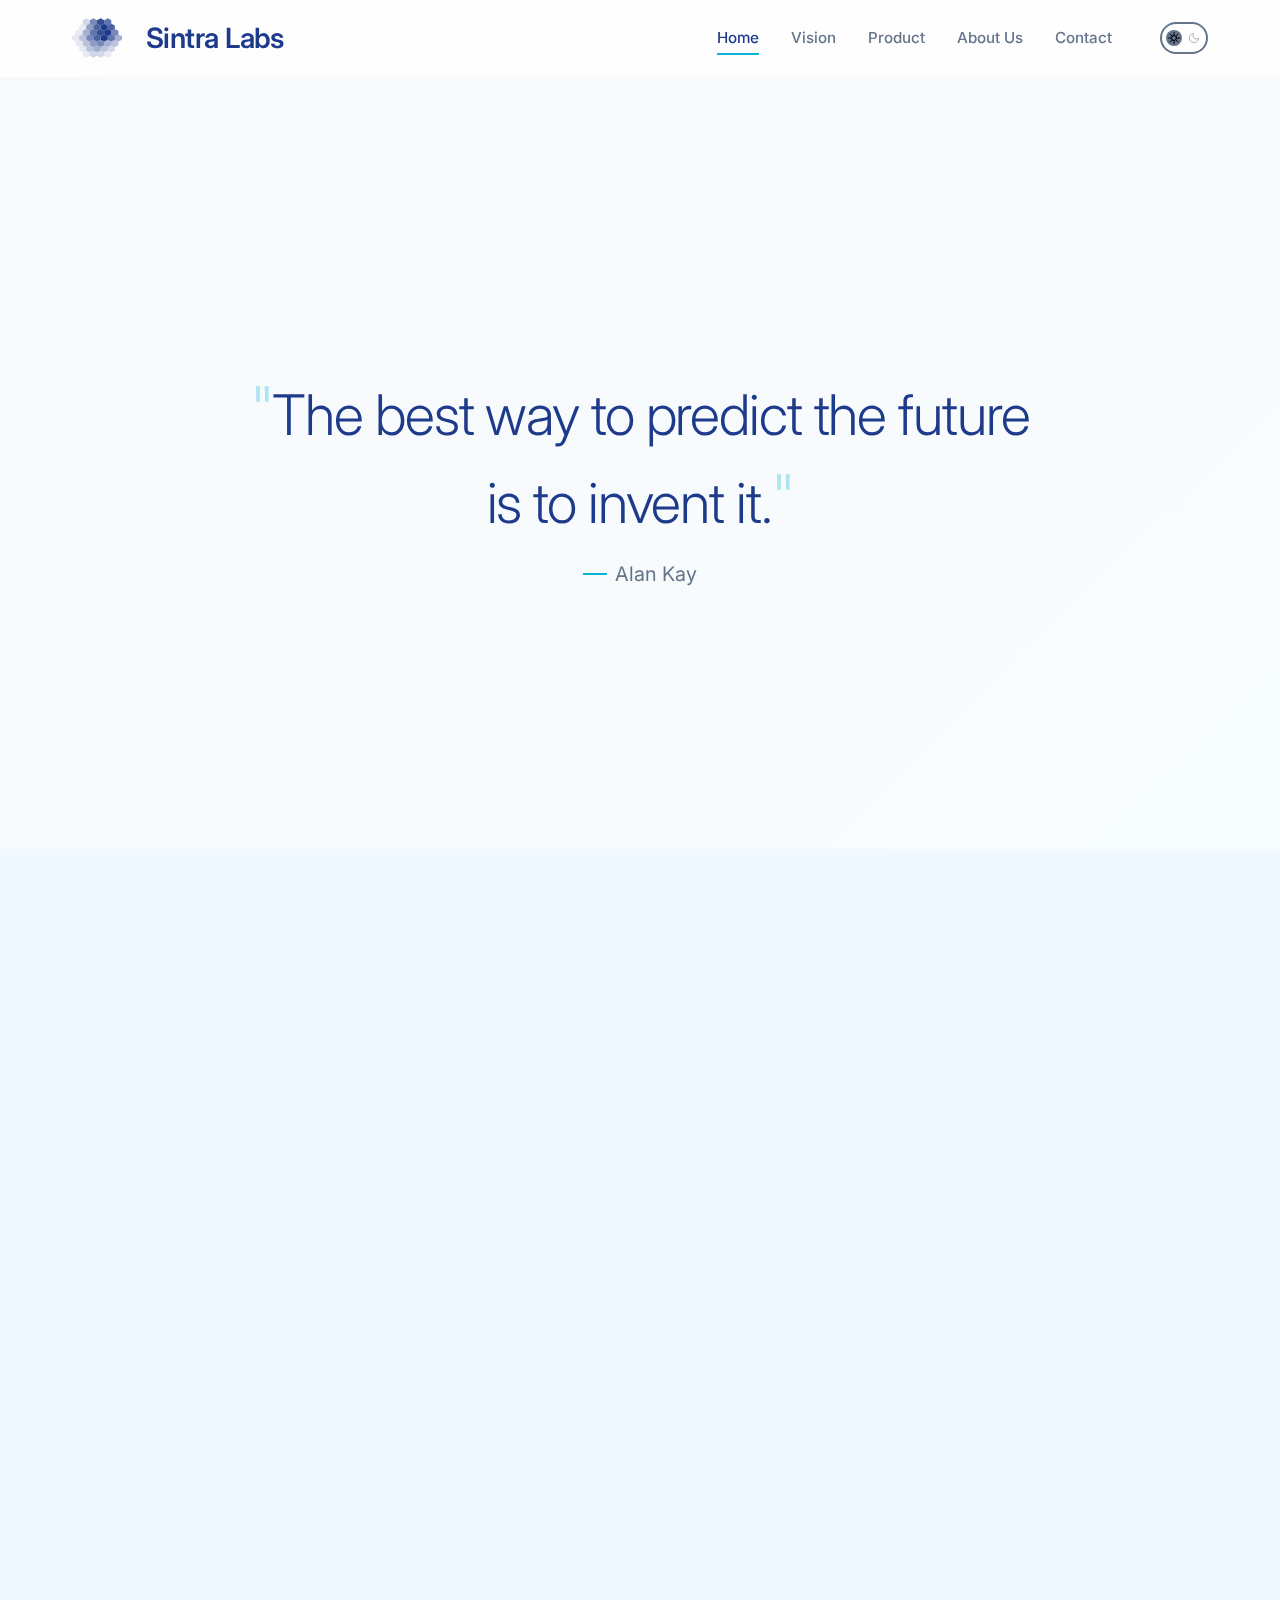
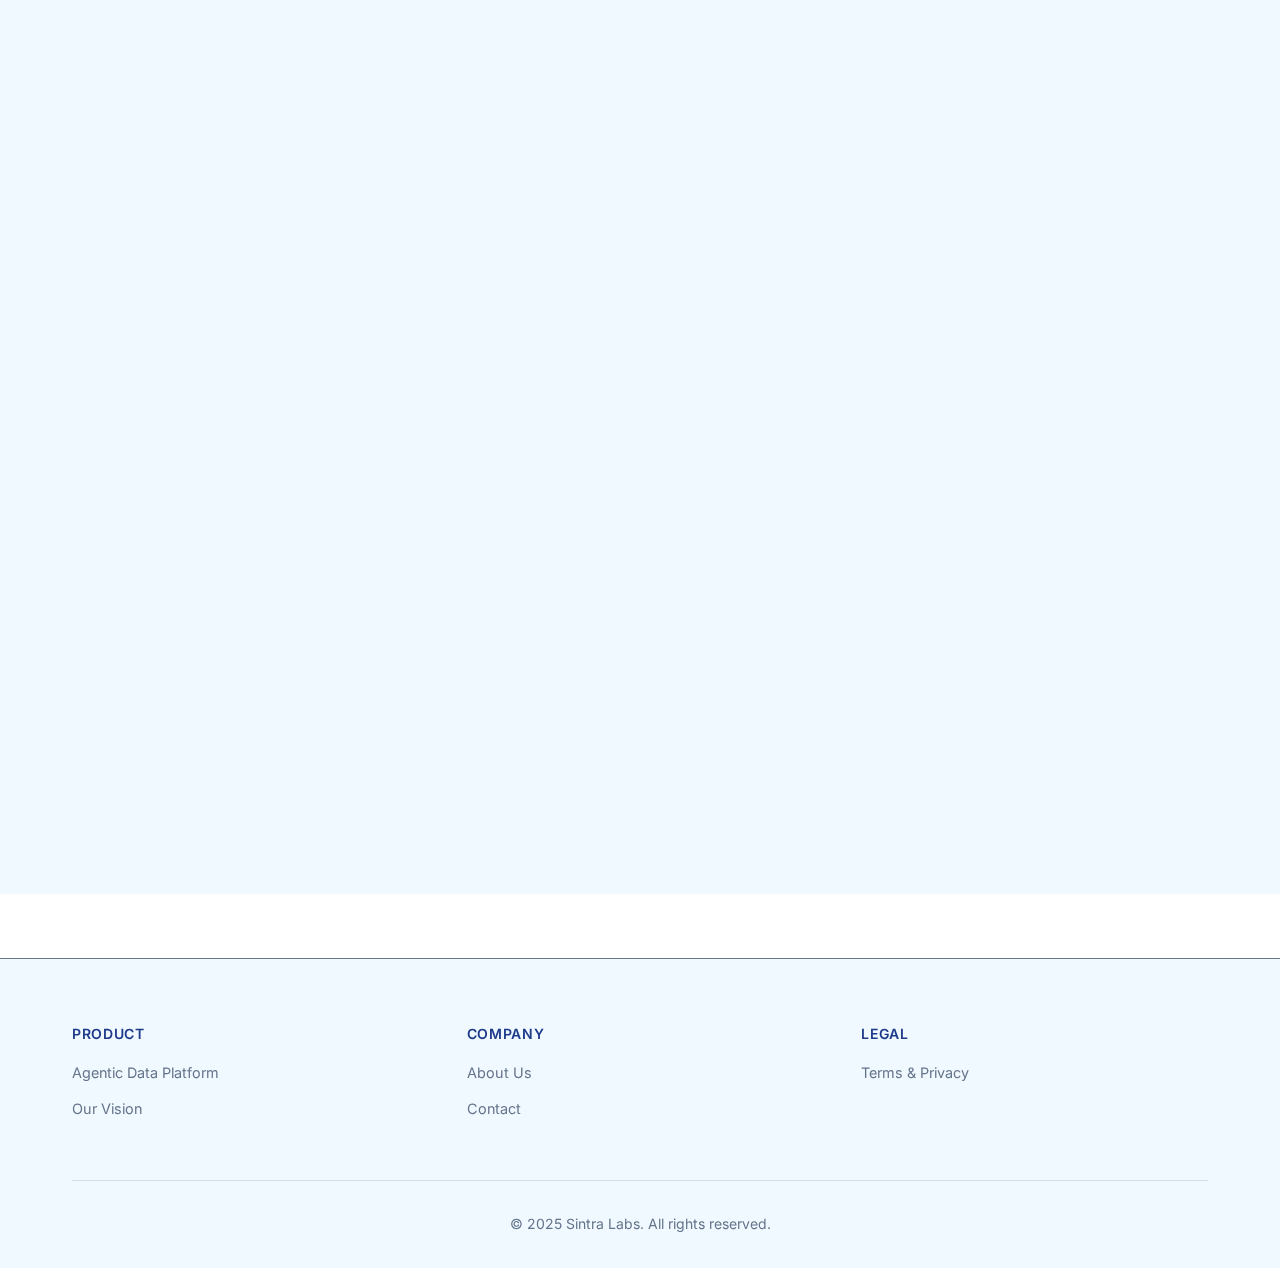
<file: index.html>
<!DOCTYPE html>
<html lang="en">
<head>
    <meta charset="UTF-8">
    <meta name="viewport" content="width=device-width, initial-scale=1.0">
    <title>Sintra Labs</title>
    <meta name="description" content="Transforming software delivery with AI. One visionary with AI can outperform entire teams.">
    <link rel="stylesheet" href="public/css/styles.css">
    <link rel="icon" type="image/svg+xml" href="public/images/favicon.svg">
    <link rel="icon" type="image/png" sizes="32x32" href="public/images/favicon-32x32.png">
    <link rel="icon" type="image/png" sizes="16x16" href="public/images/favicon-16x16.png">
    <link rel="preconnect" href="https://fonts.googleapis.com">
    <link rel="preconnect" href="https://fonts.gstatic.com" crossorigin>
    <link href="https://fonts.googleapis.com/css2?family=Inter:wght@400;500;600;700&display=swap" rel="stylesheet">
</head>
<body>
    <header>
        <div class="container">
            <a href="index.html" class="logo-link">
                <div class="logo-container">
                    <img src="public/images/logo.svg" alt="Sintra Labs" class="logo-icon">
                    <h1 class="logo-text">Sintra Labs</h1>
                </div>
            </a>
            <nav>
                <a href="index.html" class="active">Home</a>
                <a href="vision.html">Vision</a>
                <a href="product.html">Product</a>
                <a href="about.html">About Us</a>
                <a href="contact.html">Contact</a>
                <button class="theme-toggle" aria-label="Toggle dark mode">
                    <span class="toggle-indicator"></span>
                    <svg class="icon sun-icon" viewBox="0 0 24 24" fill="currentColor">
                        <circle cx="12" cy="12" r="5"/>
                        <path d="M12 1v6M12 17v6M4.22 4.22l4.24 4.24M15.54 15.54l4.24 4.24M1 12h6M17 12h6M4.22 19.78l4.24-4.24M15.54 8.46l4.24-4.24"/>
                    </svg>
                    <svg class="icon moon-icon" viewBox="0 0 24 24" fill="currentColor">
                        <path d="M21 12.79A9 9 0 1 1 11.21 3 7 7 0 0 0 21 12.79z"/>
                    </svg>
                </button>
            </nav>
        </div>
    </header>

    <main>
        <section class="quote-section">
            <div class="quote-container">
                <blockquote class="quote">
                    <p>The best way to predict the future is to invent it.</p>
                    <cite>Alan Kay</cite>
                </blockquote>
            </div>
        </section>

        <section class="page-previews">
            <div class="preview-container">
                <div class="preview-card" data-animate="left">
                    <h2>Our Vision</h2>
                    <p>Software delivery has already begun a dramatic transformation. The latest AI models can now reliably produce high-quality code on demand — changing not just how software is built, but what gets built.</p>
                    <p>We believe the future belongs to those who understand that one visionary with AI can outperform entire teams weighed down by traditional processes. The traditional stack is collapsing into just two layers: the cloud platform, and the AI flows on top building and running the business.</p>
                    <a href="vision.html" class="preview-link">Explore our vision →</a>
                </div>

                <div class="preview-card" data-animate="right">
                    <h2>Our Product</h2>
                    <p>The Agentic Data Platform delivers autonomous enterprise intelligence that transforms data engineering from months to days. Modern AI can generate reliable code from learned software specifications and understands data and business logic across any business domain.</p>
                    <p>This enables fully automated data engineering — where business experts focus on high-value decisions while AI handles solution design, implementation, and testing. Light-speed to insights, radical cost optimization, and economic viability for enterprises that find traditional approaches too expensive.</p>
                    <a href="product.html" class="preview-link">Discover the platform →</a>
                </div>

                <div class="preview-card" data-animate="left">
                    <h2>About Us</h2>
                    <p>Sintra Labs is founded by experts with deep backgrounds in technology and data engineering, supported by an advisor with decades of IBM sales and human resources expertise.</p>
                    <p>Our combined experience spans software engineering, product development, data architecture, and enterprise go-to-market strategy — the exact combination needed to realize the vision of autonomous enterprise intelligence. We're building the future where the right tools amplify human vision exponentially.</p>
                    <a href="about.html" class="preview-link">Meet the team →</a>
                </div>
            </div>
        </section>
    </main>

    <footer class="footer-enhanced">
        <div class="container">
            <div class="footer-content">
                <div class="footer-section">
                    <h4>Product</h4>
                    <ul>
                        <li><a href="product.html">Agentic Data Platform</a></li>
                        <li><a href="vision.html">Our Vision</a></li>
                    </ul>
                </div>
                <div class="footer-section">
                    <h4>Company</h4>
                    <ul>
                        <li><a href="about.html">About Us</a></li>
                        <li><a href="contact.html">Contact</a></li>
                    </ul>
                </div>
                <div class="footer-section">
                    <h4>Legal</h4>
                    <ul>
                        <li><a href="legal.html">Terms & Privacy</a></li>
                    </ul>
                </div>
            </div>
            <div class="footer-bottom">
                <p>&copy; 2025 Sintra Labs. All rights reserved.</p>
            </div>
        </div>
    </footer>
    <script src="public/js/theme.js"></script>
</body>
</html>
</file>
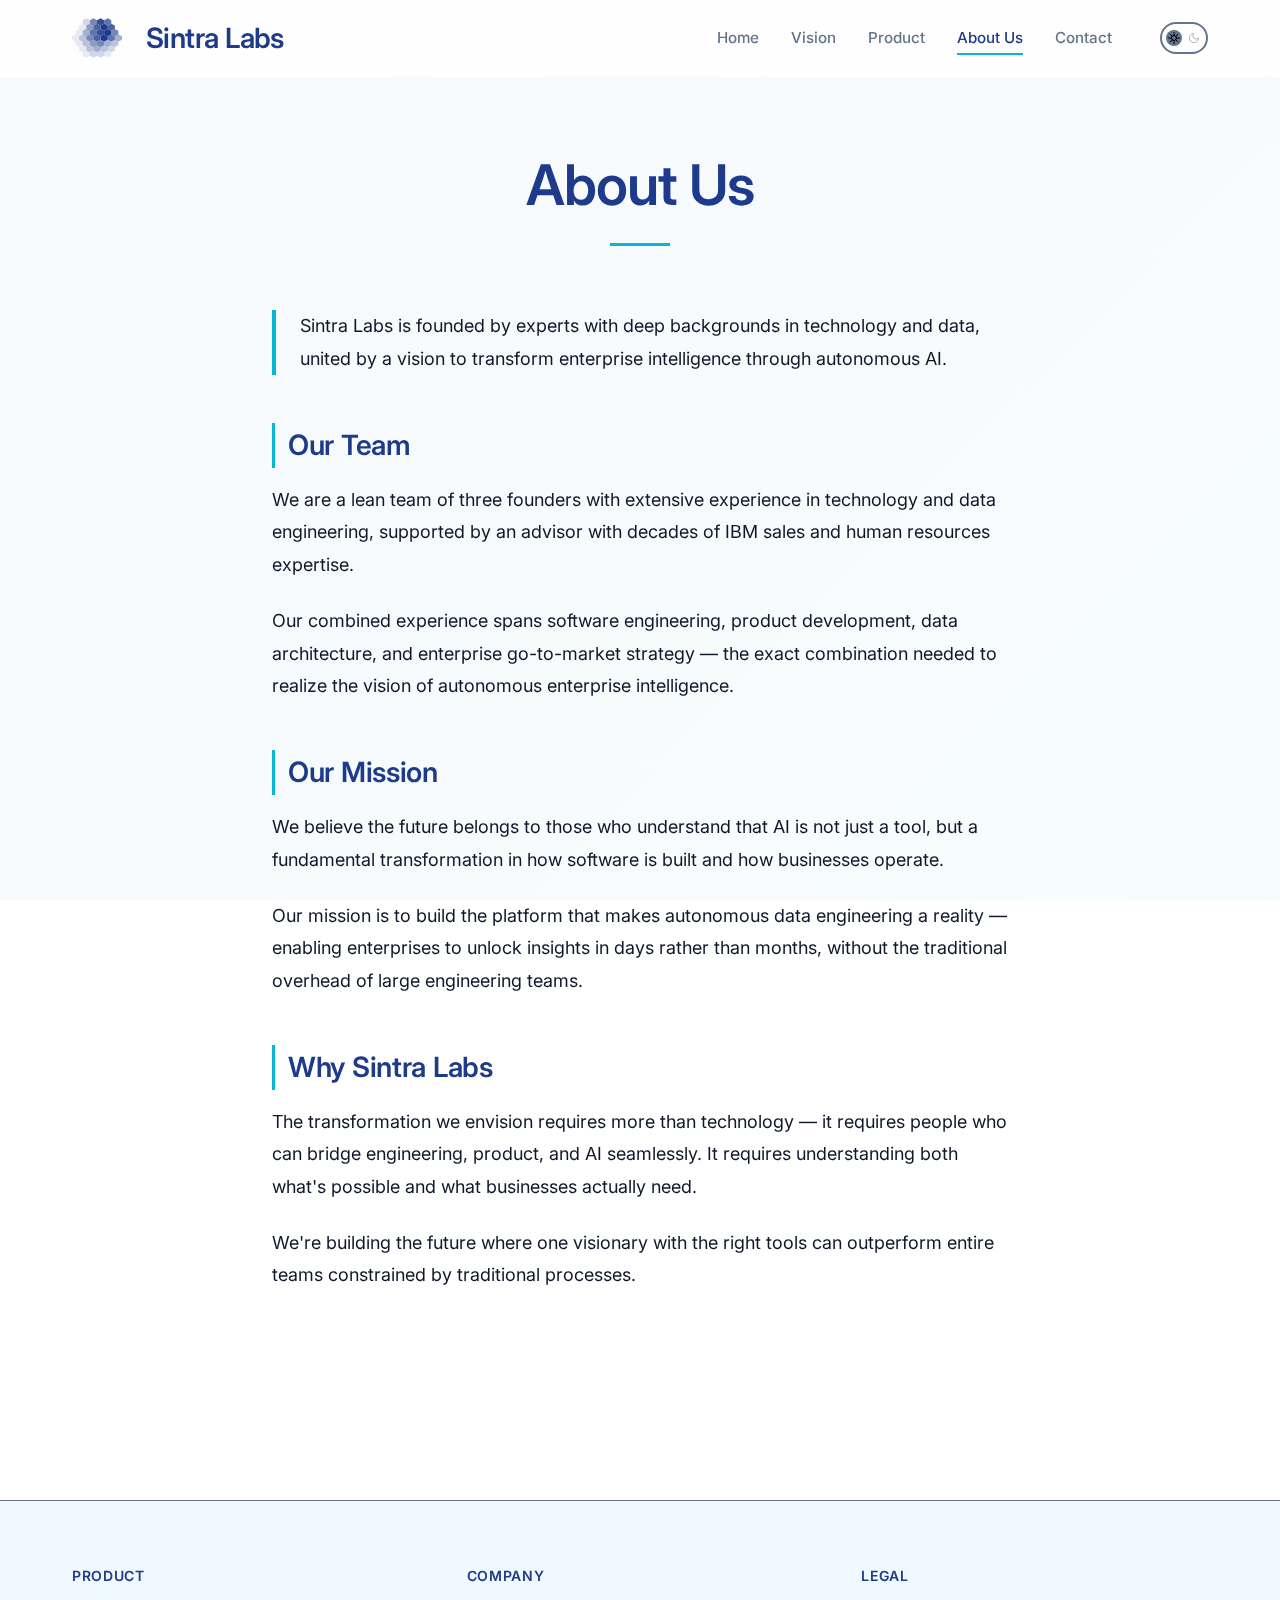
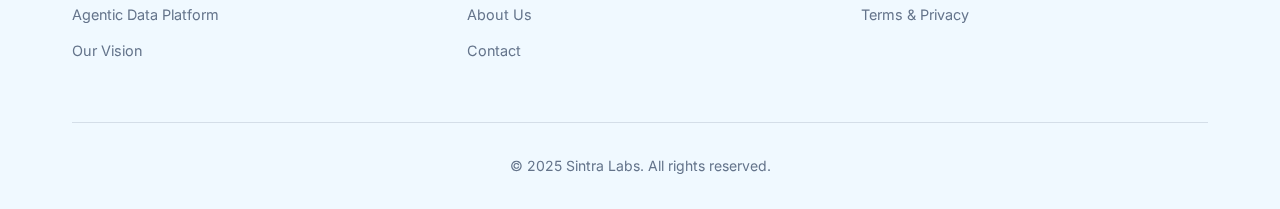
<file: about.html>
<!DOCTYPE html>
<html lang="en">
<head>
    <meta charset="UTF-8">
    <meta name="viewport" content="width=device-width, initial-scale=1.0">
    <title>About Us - Sintra Labs</title>
    <meta name="description" content="Founded by experts in technology and data, building the future of autonomous enterprise intelligence.">
    <link rel="stylesheet" href="public/css/styles.css">
    <link rel="icon" type="image/svg+xml" href="public/images/favicon.svg">
    <link rel="icon" type="image/png" sizes="32x32" href="public/images/favicon-32x32.png">
    <link rel="icon" type="image/png" sizes="16x16" href="public/images/favicon-16x16.png">
    <link rel="preconnect" href="https://fonts.googleapis.com">
    <link rel="preconnect" href="https://fonts.gstatic.com" crossorigin>
    <link href="https://fonts.googleapis.com/css2?family=Inter:wght@400;500;600;700&display=swap" rel="stylesheet">
</head>
<body>
    <header>
        <div class="container">
            <a href="index.html" class="logo-link">
                <div class="logo-container">
                    <img src="public/images/logo.svg" alt="Sintra Labs" class="logo-icon">
                    <h1 class="logo-text">Sintra Labs</h1>
                </div>
            </a>
            <nav>
                <a href="index.html">Home</a>
                <a href="vision.html">Vision</a>
                <a href="product.html">Product</a>
                <a href="about.html" class="active">About Us</a>
                <a href="contact.html">Contact</a>
                <button class="theme-toggle" aria-label="Toggle dark mode">
                    <span class="toggle-indicator"></span>
                    <svg class="icon sun-icon" viewBox="0 0 24 24" fill="currentColor">
                        <circle cx="12" cy="12" r="5"/>
                        <path d="M12 1v6M12 17v6M4.22 4.22l4.24 4.24M15.54 15.54l4.24 4.24M1 12h6M17 12h6M4.22 19.78l4.24-4.24M15.54 8.46l4.24-4.24"/>
                    </svg>
                    <svg class="icon moon-icon" viewBox="0 0 24 24" fill="currentColor">
                        <path d="M21 12.79A9 9 0 1 1 11.21 3 7 7 0 0 0 21 12.79z"/>
                    </svg>
                </button>
            </nav>
        </div>
    </header>

    <main class="vision-page">
        <section class="vision-content">
            <div class="container-narrow">
                <h2 class="page-title">About Us</h2>

                <div class="vision-section">
                    <p class="lead">Sintra Labs is founded by experts with deep backgrounds in technology and data, united by a vision to transform enterprise intelligence through autonomous AI.</p>
                </div>

                <div class="vision-section">
                    <h3>Our Team</h3>
                    <p>We are a lean team of three founders with extensive experience in technology and data engineering, supported by an advisor with decades of IBM sales and human resources expertise.</p>
                    <p>Our combined experience spans software engineering, product development, data architecture, and enterprise go-to-market strategy — the exact combination needed to realize the vision of autonomous enterprise intelligence.</p>
                </div>

                <div class="vision-section">
                    <h3>Our Mission</h3>
                    <p>We believe the future belongs to those who understand that AI is not just a tool, but a fundamental transformation in how software is built and how businesses operate.</p>
                    <p>Our mission is to build the platform that makes autonomous data engineering a reality — enabling enterprises to unlock insights in days rather than months, without the traditional overhead of large engineering teams.</p>
                </div>

                <div class="vision-section">
                    <h3>Why Sintra Labs</h3>
                    <p>The transformation we envision requires more than technology — it requires people who can bridge engineering, product, and AI seamlessly. It requires understanding both what's possible and what businesses actually need.</p>
                    <p>We're building the future where one visionary with the right tools can outperform entire teams constrained by traditional processes.</p>
                </div>

            </div>
        </section>
    </main>

    <footer class="footer-enhanced">
        <div class="container">
            <div class="footer-content">
                <div class="footer-section">
                    <h4>Product</h4>
                    <ul>
                        <li><a href="product.html">Agentic Data Platform</a></li>
                        <li><a href="vision.html">Our Vision</a></li>
                    </ul>
                </div>
                <div class="footer-section">
                    <h4>Company</h4>
                    <ul>
                        <li><a href="about.html">About Us</a></li>
                        <li><a href="contact.html">Contact</a></li>
                    </ul>
                </div>
                <div class="footer-section">
                    <h4>Legal</h4>
                    <ul>
                        <li><a href="legal.html">Terms & Privacy</a></li>
                    </ul>
                </div>
            </div>
            <div class="footer-bottom">
                <p>&copy; 2025 Sintra Labs. All rights reserved.</p>
            </div>
        </div>
    </footer>
    <script src="public/js/theme.js"></script>
</body>
</html>
</file>
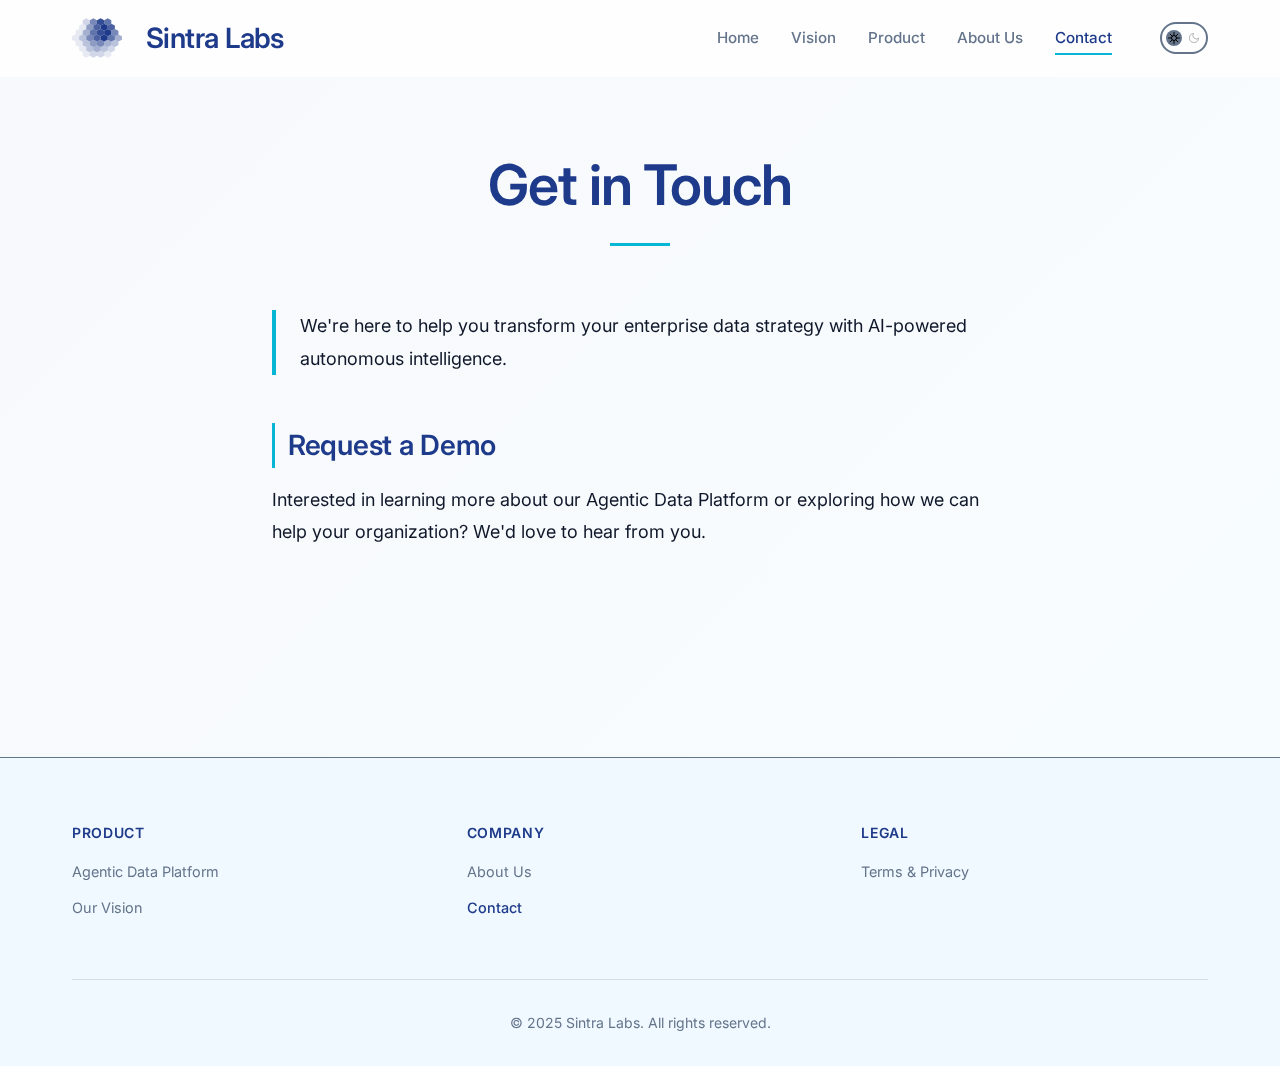
<file: contact.html>
<!DOCTYPE html>
<html lang="en">
<head>
    <meta charset="UTF-8">
    <meta name="viewport" content="width=device-width, initial-scale=1.0">
    <title>Contact - Sintra Labs</title>
    <meta name="description" content="Get in touch with Sintra Labs to learn more about our Agentic Data Platform and how we can help transform your enterprise data strategy.">
    <link rel="stylesheet" href="public/css/styles.css">
    <link rel="icon" type="image/svg+xml" href="public/images/favicon.svg">
    <link rel="icon" type="image/png" sizes="32x32" href="public/images/favicon-32x32.png">
    <link rel="icon" type="image/png" sizes="16x16" href="public/images/favicon-16x16.png">
    <link rel="preconnect" href="https://fonts.googleapis.com">
    <link rel="preconnect" href="https://fonts.gstatic.com" crossorigin>
    <link href="https://fonts.googleapis.com/css2?family=Inter:wght@400;500;600;700&display=swap" rel="stylesheet">
</head>
<body>
    <header>
        <div class="container">
            <a href="index.html" class="logo-link">
                <div class="logo-container">
                    <img src="public/images/logo.svg" alt="Sintra Labs" class="logo-icon">
                    <h1 class="logo-text">Sintra Labs</h1>
                </div>
            </a>
            <nav>
                <a href="index.html">Home</a>
                <a href="vision.html">Vision</a>
                <a href="product.html">Product</a>
                <a href="about.html">About Us</a>
                <a href="contact.html" class="active">Contact</a>
                <button class="theme-toggle" aria-label="Toggle dark mode">
                    <span class="toggle-indicator"></span>
                    <svg class="icon sun-icon" viewBox="0 0 24 24" fill="currentColor">
                        <circle cx="12" cy="12" r="5"/>
                        <path d="M12 1v6M12 17v6M4.22 4.22l4.24 4.24M15.54 15.54l4.24 4.24M1 12h6M17 12h6M4.22 19.78l4.24-4.24M15.54 8.46l4.24-4.24"/>
                    </svg>
                    <svg class="icon moon-icon" viewBox="0 0 24 24" fill="currentColor">
                        <path d="M21 12.79A9 9 0 1 1 11.21 3 7 7 0 0 0 21 12.79z"/>
                    </svg>
                </button>
            </nav>
        </div>
    </header>

    <main class="vision-page">
        <section class="vision-content">
            <div class="container-narrow">
                <h2 class="page-title">Get in Touch</h2>

                <div class="vision-section">
                    <p class="lead">We're here to help you transform your enterprise data strategy with AI-powered autonomous intelligence.</p>
                </div>

                <div class="vision-section">
                    <h3>Request a Demo</h3>
                    <p>Interested in learning more about our Agentic Data Platform or exploring how we can help your organization? We'd love to hear from you.</p>
                </div>

            </div>
        </section>
    </main>

    <footer class="footer-enhanced">
        <div class="container">
            <div class="footer-content">
                <div class="footer-section">
                    <h4>Product</h4>
                    <ul>
                        <li><a href="product.html">Agentic Data Platform</a></li>
                        <li><a href="vision.html">Our Vision</a></li>
                    </ul>
                </div>
                <div class="footer-section">
                    <h4>Company</h4>
                    <ul>
                        <li><a href="about.html">About Us</a></li>
                        <li><a href="contact.html" class="active">Contact</a></li>
                    </ul>
                </div>
                <div class="footer-section">
                    <h4>Legal</h4>
                    <ul>
                        <li><a href="legal.html">Terms & Privacy</a></li>
                    </ul>
                </div>
            </div>
            <div class="footer-bottom">
                <p>&copy; 2025 Sintra Labs. All rights reserved.</p>
            </div>
        </div>
    </footer>
    <script src="public/js/theme.js"></script>
</body>
</html>
</file>
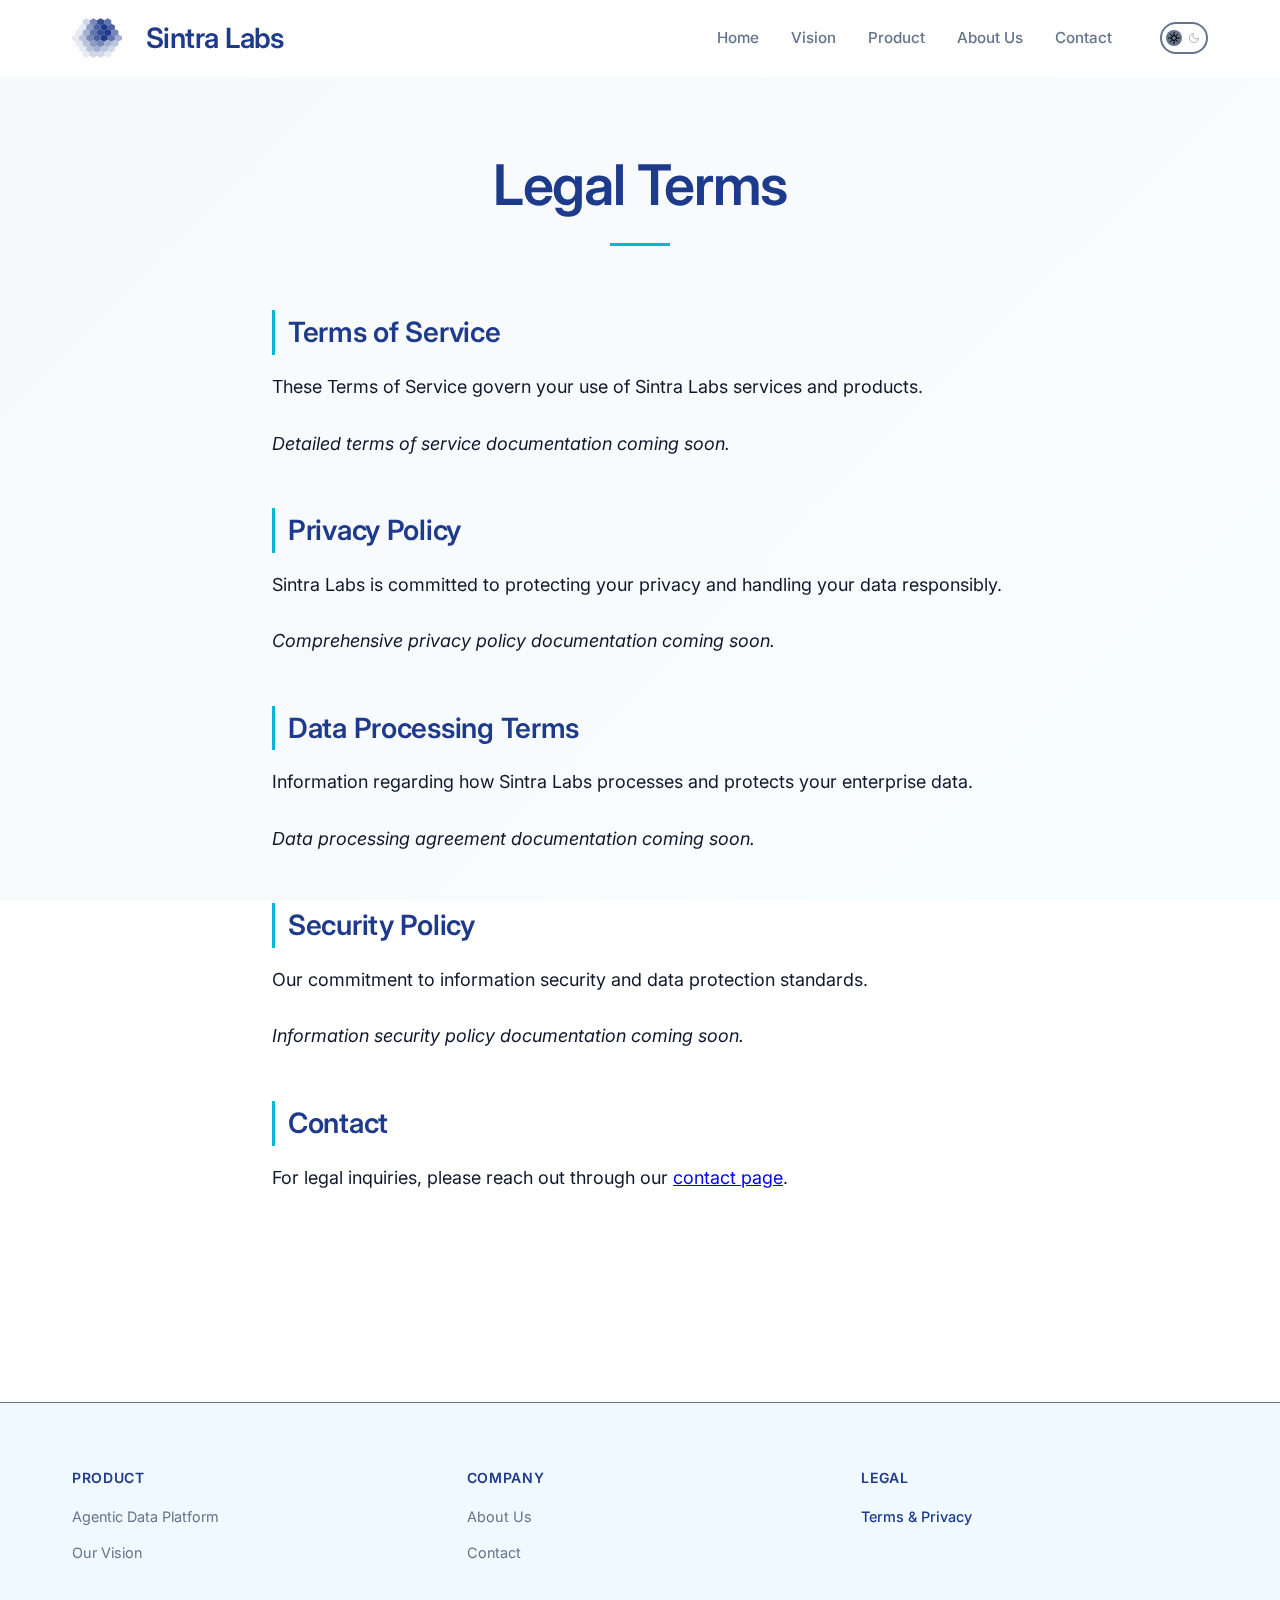
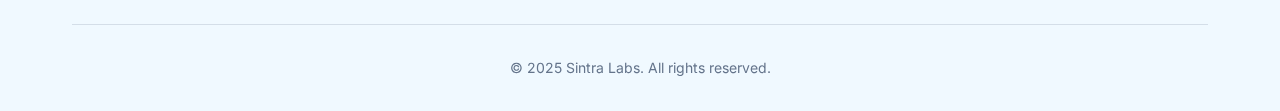
<file: legal.html>
<!DOCTYPE html>
<html lang="en">
<head>
    <meta charset="UTF-8">
    <meta name="viewport" content="width=device-width, initial-scale=1.0">
    <title>Legal Terms - Sintra Labs</title>
    <meta name="description" content="Terms of Service, Privacy Policy, and legal information for Sintra Labs.">
    <link rel="stylesheet" href="public/css/styles.css">
    <link rel="icon" type="image/svg+xml" href="public/images/favicon.svg">
    <link rel="icon" type="image/png" sizes="32x32" href="public/images/favicon-32x32.png">
    <link rel="icon" type="image/png" sizes="16x16" href="public/images/favicon-16x16.png">
    <link rel="preconnect" href="https://fonts.googleapis.com">
    <link rel="preconnect" href="https://fonts.gstatic.com" crossorigin>
    <link href="https://fonts.googleapis.com/css2?family=Inter:wght@400;500;600;700&display=swap" rel="stylesheet">
</head>
<body>
    <header>
        <div class="container">
            <a href="index.html" class="logo-link">
                <div class="logo-container">
                    <img src="public/images/logo.svg" alt="Sintra Labs" class="logo-icon">
                    <h1 class="logo-text">Sintra Labs</h1>
                </div>
            </a>
            <nav>
                <a href="index.html">Home</a>
                <a href="vision.html">Vision</a>
                <a href="product.html">Product</a>
                <a href="about.html">About Us</a>
                <a href="contact.html">Contact</a>
                <button class="theme-toggle" aria-label="Toggle dark mode">
                    <span class="toggle-indicator"></span>
                    <svg class="icon sun-icon" viewBox="0 0 24 24" fill="currentColor">
                        <circle cx="12" cy="12" r="5"/>
                        <path d="M12 1v6M12 17v6M4.22 4.22l4.24 4.24M15.54 15.54l4.24 4.24M1 12h6M17 12h6M4.22 19.78l4.24-4.24M15.54 8.46l4.24-4.24"/>
                    </svg>
                    <svg class="icon moon-icon" viewBox="0 0 24 24" fill="currentColor">
                        <path d="M21 12.79A9 9 0 1 1 11.21 3 7 7 0 0 0 21 12.79z"/>
                    </svg>
                </button>
            </nav>
        </div>
    </header>

    <main class="vision-page">
        <section class="vision-content">
            <div class="container-narrow">
                <h2 class="page-title">Legal Terms</h2>

                <div class="vision-section">
                    <h3>Terms of Service</h3>
                    <p>These Terms of Service govern your use of Sintra Labs services and products.</p>
                    <p><em>Detailed terms of service documentation coming soon.</em></p>
                </div>

                <div class="vision-section">
                    <h3>Privacy Policy</h3>
                    <p>Sintra Labs is committed to protecting your privacy and handling your data responsibly.</p>
                    <p><em>Comprehensive privacy policy documentation coming soon.</em></p>
                </div>

                <div class="vision-section">
                    <h3>Data Processing Terms</h3>
                    <p>Information regarding how Sintra Labs processes and protects your enterprise data.</p>
                    <p><em>Data processing agreement documentation coming soon.</em></p>
                </div>

                <div class="vision-section">
                    <h3>Security Policy</h3>
                    <p>Our commitment to information security and data protection standards.</p>
                    <p><em>Information security policy documentation coming soon.</em></p>
                </div>

                <div class="vision-section">
                    <h3>Contact</h3>
                    <p>For legal inquiries, please reach out through our <a href="contact.html">contact page</a>.</p>
                </div>

            </div>
        </section>
    </main>

    <footer class="footer-enhanced">
        <div class="container">
            <div class="footer-content">
                <div class="footer-section">
                    <h4>Product</h4>
                    <ul>
                        <li><a href="product.html">Agentic Data Platform</a></li>
                        <li><a href="vision.html">Our Vision</a></li>
                    </ul>
                </div>
                <div class="footer-section">
                    <h4>Company</h4>
                    <ul>
                        <li><a href="about.html">About Us</a></li>
                        <li><a href="contact.html">Contact</a></li>
                    </ul>
                </div>
                <div class="footer-section">
                    <h4>Legal</h4>
                    <ul>
                        <li><a href="legal.html" class="active">Terms & Privacy</a></li>
                    </ul>
                </div>
            </div>
            <div class="footer-bottom">
                <p>&copy; 2025 Sintra Labs. All rights reserved.</p>
            </div>
        </div>
    </footer>
    <script src="public/js/theme.js"></script>
</body>
</html>
</file>
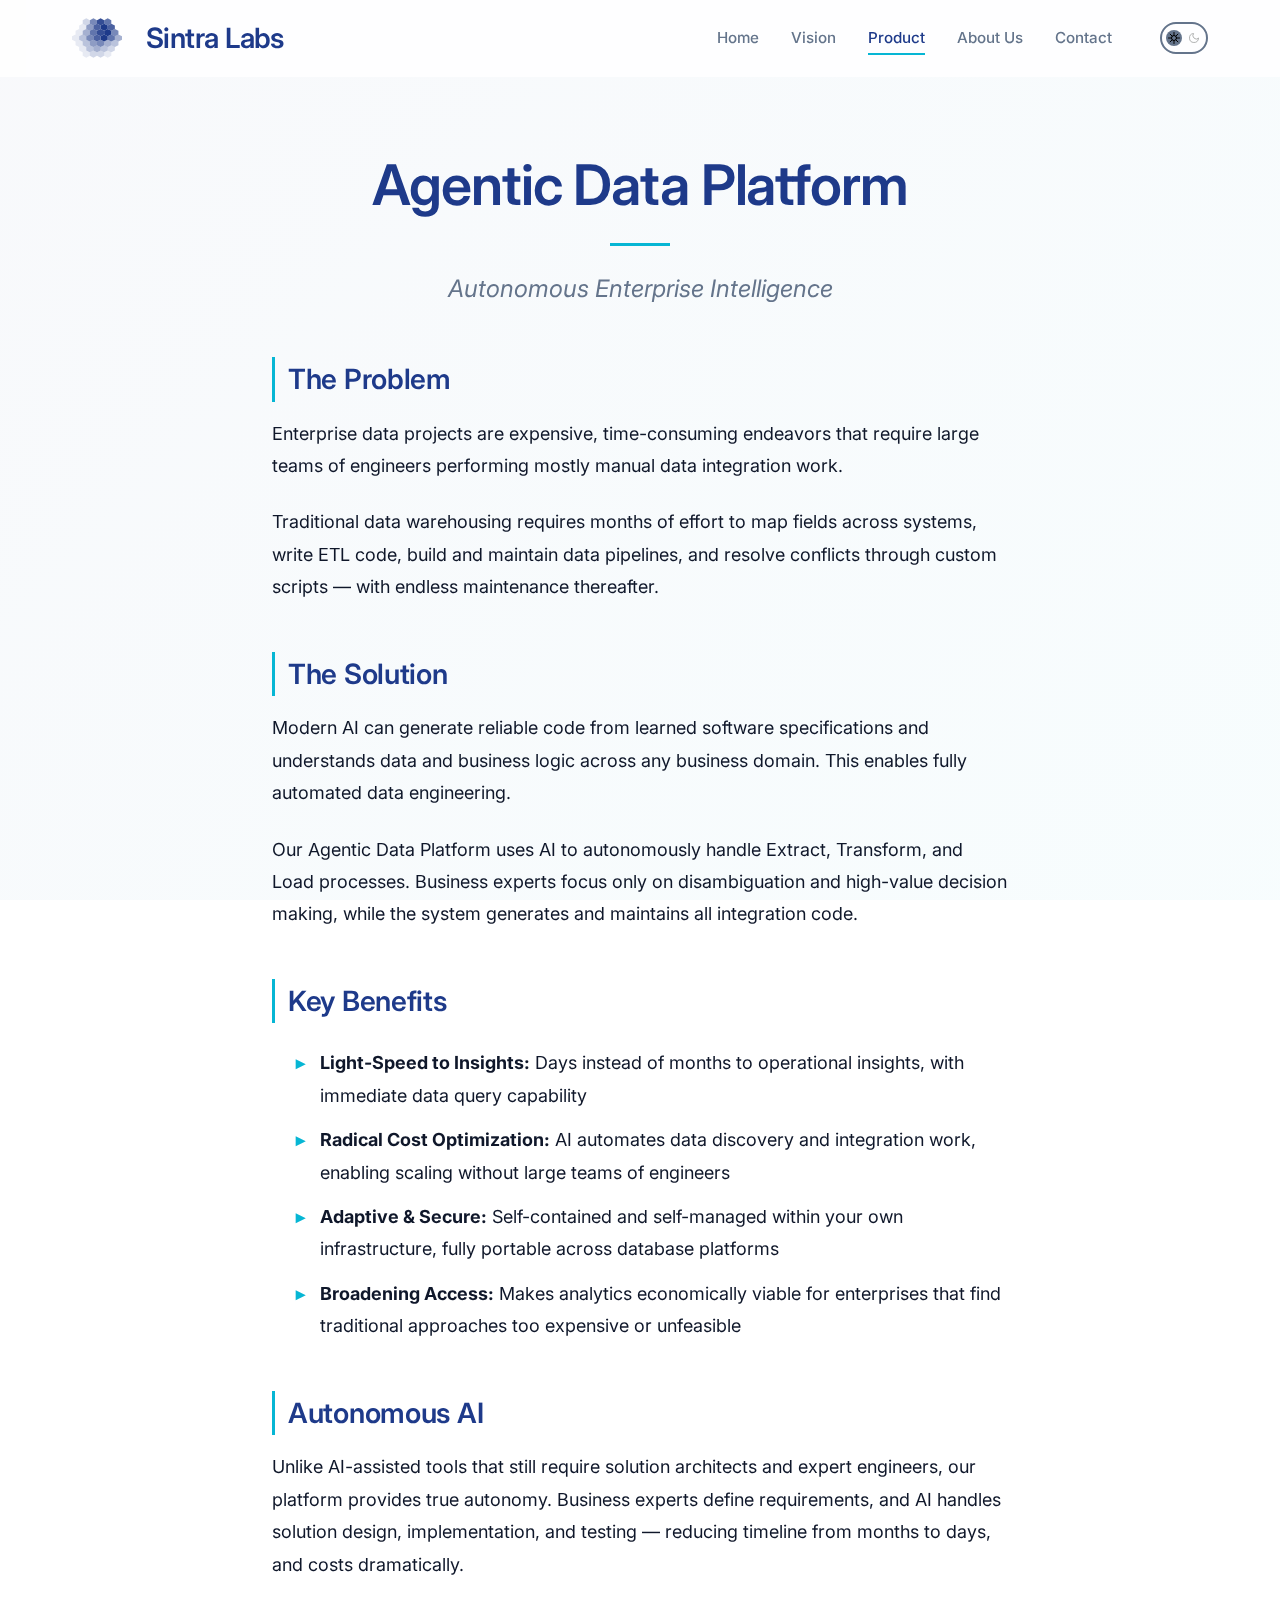
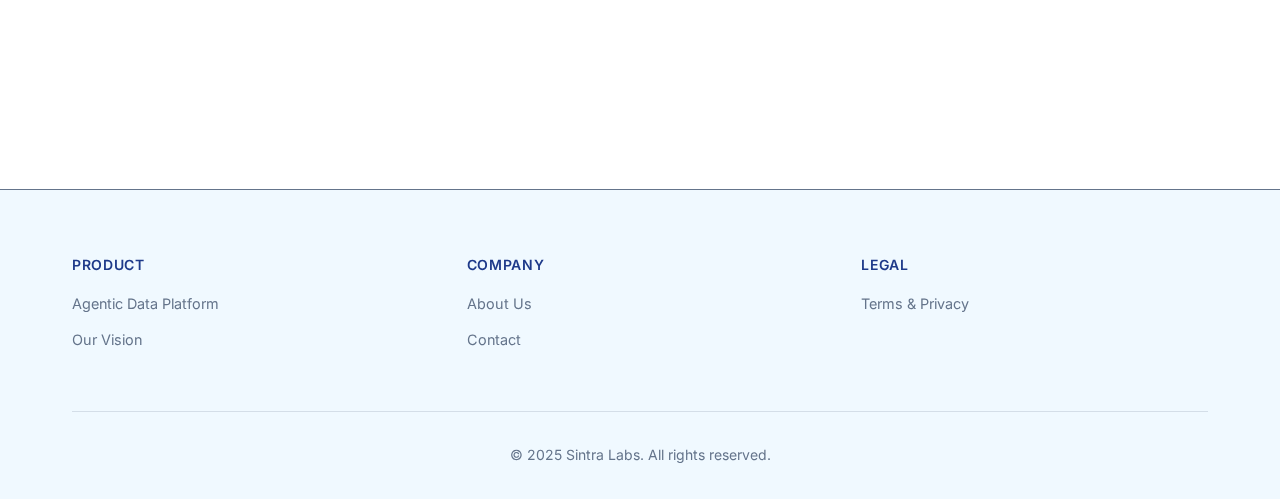
<file: product.html>
<!DOCTYPE html>
<html lang="en">
<head>
    <meta charset="UTF-8">
    <meta name="viewport" content="width=device-width, initial-scale=1.0">
    <title>Product - Sintra Labs</title>
    <meta name="description" content="Agentic Data Platform: Autonomous enterprise intelligence powered by AI. Transform data engineering from months to days.">
    <link rel="stylesheet" href="public/css/styles.css">
    <link rel="icon" type="image/svg+xml" href="public/images/favicon.svg">
    <link rel="icon" type="image/png" sizes="32x32" href="public/images/favicon-32x32.png">
    <link rel="icon" type="image/png" sizes="16x16" href="public/images/favicon-16x16.png">
    <link rel="preconnect" href="https://fonts.googleapis.com">
    <link rel="preconnect" href="https://fonts.gstatic.com" crossorigin>
    <link href="https://fonts.googleapis.com/css2?family=Inter:wght@400;500;600;700&display=swap" rel="stylesheet">
</head>
<body>
    <header>
        <div class="container">
            <a href="index.html" class="logo-link">
                <div class="logo-container">
                    <img src="public/images/logo.svg" alt="Sintra Labs" class="logo-icon">
                    <h1 class="logo-text">Sintra Labs</h1>
                </div>
            </a>
            <nav>
                <a href="index.html">Home</a>
                <a href="vision.html">Vision</a>
                <a href="product.html" class="active">Product</a>
                <a href="about.html">About Us</a>
                <a href="contact.html">Contact</a>
                <button class="theme-toggle" aria-label="Toggle dark mode">
                    <span class="toggle-indicator"></span>
                    <svg class="icon sun-icon" viewBox="0 0 24 24" fill="currentColor">
                        <circle cx="12" cy="12" r="5"/>
                        <path d="M12 1v6M12 17v6M4.22 4.22l4.24 4.24M15.54 15.54l4.24 4.24M1 12h6M17 12h6M4.22 19.78l4.24-4.24M15.54 8.46l4.24-4.24"/>
                    </svg>
                    <svg class="icon moon-icon" viewBox="0 0 24 24" fill="currentColor">
                        <path d="M21 12.79A9 9 0 1 1 11.21 3 7 7 0 0 0 21 12.79z"/>
                    </svg>
                </button>
            </nav>
        </div>
    </header>

    <main class="vision-page">
        <section class="vision-content">
            <div class="container-narrow">
                <h2 class="page-title">Agentic Data Platform</h2>
                <p class="product-subtitle">Autonomous Enterprise Intelligence</p>

                <div class="vision-section">
                    <h3>The Problem</h3>
                    <p>Enterprise data projects are expensive, time-consuming endeavors that require large teams of engineers performing mostly manual data integration work.</p>
                    <p>Traditional data warehousing requires months of effort to map fields across systems, write ETL code, build and maintain data pipelines, and resolve conflicts through custom scripts — with endless maintenance thereafter.</p>
                </div>

                <div class="vision-section">
                    <h3>The Solution</h3>
                    <p>Modern AI can generate reliable code from learned software specifications and understands data and business logic across any business domain. This enables fully automated data engineering.</p>
                    <p>Our Agentic Data Platform uses AI to autonomously handle Extract, Transform, and Load processes. Business experts focus only on disambiguation and high-value decision making, while the system generates and maintains all integration code.</p>
                </div>

                <div class="vision-section">
                    <h3>Key Benefits</h3>
                    <ul class="vision-list">
                        <li><strong>Light-Speed to Insights:</strong> Days instead of months to operational insights, with immediate data query capability</li>
                        <li><strong>Radical Cost Optimization:</strong> AI automates data discovery and integration work, enabling scaling without large teams of engineers</li>
                        <li><strong>Adaptive & Secure:</strong> Self-contained and self-managed within your own infrastructure, fully portable across database platforms</li>
                        <li><strong>Broadening Access:</strong> Makes analytics economically viable for enterprises that find traditional approaches too expensive or unfeasible</li>
                    </ul>
                </div>

                <div class="vision-section">
                    <h3>Autonomous AI</h3>
                    <p>Unlike AI-assisted tools that still require solution architects and expert engineers, our platform provides true autonomy. Business experts define requirements, and AI handles solution design, implementation, and testing — reducing timeline from months to days, and costs dramatically.</p>
                </div>

            </div>
        </section>
    </main>

    <footer class="footer-enhanced">
        <div class="container">
            <div class="footer-content">
                <div class="footer-section">
                    <h4>Product</h4>
                    <ul>
                        <li><a href="product.html">Agentic Data Platform</a></li>
                        <li><a href="vision.html">Our Vision</a></li>
                    </ul>
                </div>
                <div class="footer-section">
                    <h4>Company</h4>
                    <ul>
                        <li><a href="about.html">About Us</a></li>
                        <li><a href="contact.html">Contact</a></li>
                    </ul>
                </div>
                <div class="footer-section">
                    <h4>Legal</h4>
                    <ul>
                        <li><a href="legal.html">Terms & Privacy</a></li>
                    </ul>
                </div>
            </div>
            <div class="footer-bottom">
                <p>&copy; 2025 Sintra Labs. All rights reserved.</p>
            </div>
        </div>
    </footer>
    <script src="public/js/theme.js"></script>
</body>
</html>
</file>
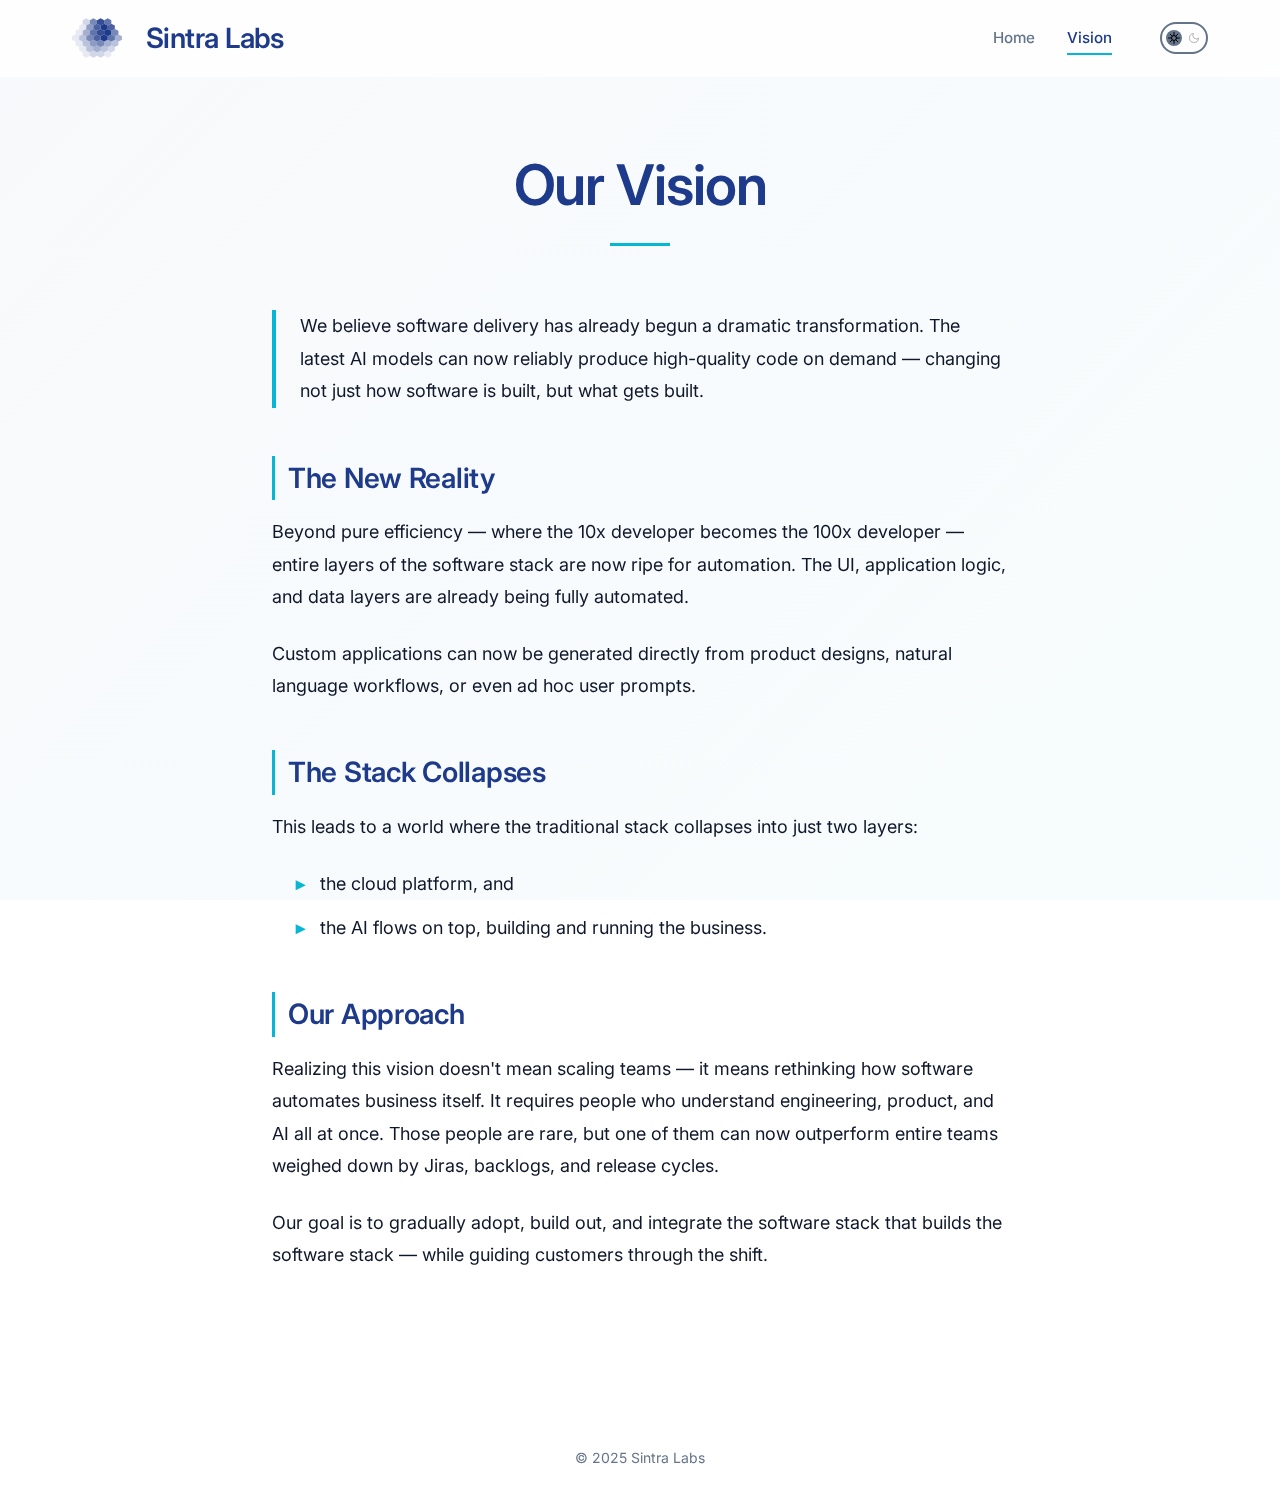
<file: vision.html>
<!DOCTYPE html>
<html lang="en">
<head>
    <meta charset="UTF-8">
    <meta name="viewport" content="width=device-width, initial-scale=1.0">
    <title>Our Vision - Sintra Labs</title>
    <meta name="description" content="We believe software delivery has already begun a dramatic transformation. The latest AI models can now reliably produce high-quality code on demand.">
    <link rel="stylesheet" href="public/css/styles.css">
    <link rel="icon" type="image/svg+xml" href="public/images/favicon.svg">
    <link rel="icon" type="image/png" sizes="32x32" href="public/images/favicon-32x32.png">
    <link rel="icon" type="image/png" sizes="16x16" href="public/images/favicon-16x16.png">
    <link rel="preconnect" href="https://fonts.googleapis.com">
    <link rel="preconnect" href="https://fonts.gstatic.com" crossorigin>
    <link href="https://fonts.googleapis.com/css2?family=Inter:wght@400;500;600;700&display=swap" rel="stylesheet">
</head>
<body>
    <header>
        <div class="container">
            <a href="index.html" class="logo-link">
                <div class="logo-container">
                    <img src="public/images/logo.svg" alt="Sintra Labs" class="logo-icon">
                    <h1 class="logo-text">Sintra Labs</h1>
                </div>
            </a>
            <nav>
                <a href="index.html">Home</a>
                <a href="vision.html" class="active">Vision</a>
                <button class="theme-toggle" aria-label="Toggle dark mode">
                    <span class="toggle-indicator"></span>
                    <svg class="icon sun-icon" viewBox="0 0 24 24" fill="currentColor">
                        <circle cx="12" cy="12" r="5"/>
                        <path d="M12 1v6M12 17v6M4.22 4.22l4.24 4.24M15.54 15.54l4.24 4.24M1 12h6M17 12h6M4.22 19.78l4.24-4.24M15.54 8.46l4.24-4.24"/>
                    </svg>
                    <svg class="icon moon-icon" viewBox="0 0 24 24" fill="currentColor">
                        <path d="M21 12.79A9 9 0 1 1 11.21 3 7 7 0 0 0 21 12.79z"/>
                    </svg>
                </button>
            </nav>
        </div>
    </header>

    <main class="vision-page">
        <section class="vision-content">
            <div class="container-narrow">
                <h2 class="page-title">Our Vision</h2>
                
                <div class="vision-section">
                    <p class="lead">We believe software delivery has already begun a dramatic transformation. The latest AI models can now reliably produce high-quality code on demand — changing not just how software is built, but what gets built.</p>
                </div>

                <div class="vision-section">
                    <h3>The New Reality</h3>
                    <p>Beyond pure efficiency — where the 10x developer becomes the 100x developer — entire layers of the software stack are now ripe for automation. The UI, application logic, and data layers are already being fully automated.</p>
                    
                    <p>Custom applications can now be generated directly from product designs, natural language workflows, or even ad hoc user prompts.</p>
                </div>

                <div class="vision-section">
                    <h3>The Stack Collapses</h3>
                    <p>This leads to a world where the traditional stack collapses into just two layers:</p>
                    <ul class="vision-list">
                        <li>the cloud platform, and</li>
                        <li>the AI flows on top, building and running the business.</li>
                    </ul>
                </div>

                <div class="vision-section">
                    <h3>Our Approach</h3>
                    <p>Realizing this vision doesn't mean scaling teams — it means rethinking how software automates business itself. It requires people who understand engineering, product, and AI all at once. Those people are rare, but one of them can now outperform entire teams weighed down by Jiras, backlogs, and release cycles.</p>
                    
                    <p>Our goal is to gradually adopt, build out, and integrate the software stack that builds the software stack — while guiding customers through the shift.</p>
                </div>

            </div>
        </section>
    </main>

    <footer>
        <div class="container">
            <p>&copy; 2025 Sintra Labs</p>
        </div>
    </footer>
    <script src="public/js/theme.js"></script>
</body>
</html>
</file>
<file: public/css/styles.css>
/* Reset and base styles */
* {
    margin: 0;
    padding: 0;
    box-sizing: border-box;
}

:root {
    --primary-color: #1e3a8a;
    --text-dark: #0f172a;
    --text-light: #64748b;
    --background: #ffffff;
    --background-alt: #f0f9ff;
    --accent: #06b6d4;
    --max-width: 1200px;
    --max-width-narrow: 800px;
    --header-bg: rgba(255, 255, 255, 0.8);
    --gradient-start: rgba(30, 58, 138, 0.03);
    --gradient-end: rgba(6, 182, 212, 0.03);
}

[data-theme="dark"] {
    --primary-color: #60a5fa;
    --text-dark: #f1f5f9;
    --text-light: #94a3b8;
    --background: #0f172a;
    --background-alt: #1e293b;
    --accent: #06b6d4;
    --header-bg: rgba(15, 23, 42, 0.8);
    --gradient-start: rgba(96, 165, 250, 0.05);
    --gradient-end: rgba(6, 182, 212, 0.05);
}

body {
    font-family: 'Inter', -apple-system, BlinkMacSystemFont, sans-serif;
    line-height: 1.6;
    color: var(--text-dark);
    background-color: var(--background);
    min-height: 100vh;
    display: flex;
    flex-direction: column;
}

/* Container utilities */
.container {
    max-width: var(--max-width);
    margin: 0 auto;
    padding: 0 2rem;
}

.container-narrow {
    max-width: var(--max-width-narrow);
    margin: 0 auto;
    padding: 0 2rem;
}

/* Header */
header {
    padding: 1rem 0;
    background: var(--background);
    position: sticky;
    top: 0;
    z-index: 100;
    backdrop-filter: blur(10px);
    background: var(--header-bg);
    transition: background-color 0.3s ease;
}

header .container {
    display: flex;
    justify-content: space-between;
    align-items: center;
}

.logo-link {
    text-decoration: none;
    color: inherit;
    transition: opacity 0.3s ease;
}

.logo-link:hover {
    opacity: 0.8;
}

.logo-container {
    display: flex;
    align-items: center;
    gap: 1.5rem;
}

.logo-icon {
    width: 50px;
    height: 40px;
    transition: all 0.3s ease;
}

[data-theme="dark"] .logo-icon {
    content: url('../images/logo-dark.svg');
}

.logo-text {
    font-size: 1.75rem;
    font-weight: 600;
    color: var(--primary-color);
    letter-spacing: -0.02em;
}

nav {
    display: flex;
    gap: 2rem;
    align-items: center;
}

/* Dark mode toggle */
.theme-toggle {
    background: none;
    border: 2px solid var(--text-light);
    border-radius: 2rem;
    padding: 0.5rem;
    cursor: pointer;
    width: 3rem;
    height: 2rem;
    position: relative;
    transition: all 0.3s ease;
    margin-left: 1rem;
}

.theme-toggle:hover {
    border-color: var(--accent);
}

.theme-toggle .toggle-indicator {
    position: absolute;
    width: 1rem;
    height: 1rem;
    background: var(--text-light);
    border-radius: 50%;
    top: 50%;
    transform: translateY(-50%);
    left: 0.25rem;
    transition: all 0.3s ease;
}

[data-theme="dark"] .theme-toggle .toggle-indicator {
    left: calc(100% - 1.25rem);
    background: var(--accent);
}

.theme-toggle .icon {
    position: absolute;
    width: 0.75rem;
    height: 0.75rem;
    top: 50%;
    transform: translateY(-50%);
    transition: opacity 0.3s ease;
    fill: none;
    stroke: currentColor;
    stroke-width: 2;
    stroke-linecap: round;
    stroke-linejoin: round;
}

.theme-toggle .sun-icon {
    left: 0.375rem;
    opacity: 1;
}

.theme-toggle .moon-icon {
    right: 0.375rem;
    opacity: 0.3;
}

[data-theme="dark"] .theme-toggle .sun-icon {
    opacity: 0.3;
}

[data-theme="dark"] .theme-toggle .moon-icon {
    opacity: 1;
}

nav a {
    text-decoration: none;
    color: var(--text-light);
    font-weight: 500;
    transition: all 0.3s ease;
    font-size: 0.95rem;
    position: relative;
}

nav a:hover {
    color: var(--accent);
}

nav a.active {
    color: var(--primary-color);
}

nav a::after {
    content: '';
    position: absolute;
    bottom: -4px;
    left: 0;
    width: 0;
    height: 2px;
    background: var(--accent);
    transition: width 0.3s ease;
}

nav a:hover::after,
nav a.active::after {
    width: 100%;
}

/* Main content */
main {
    flex: 1;
}

/* Hero section */
.hero {
    text-align: center;
    padding: 4rem 2rem;
    width: 100%;
}

.hero-fullheight {
    min-height: 100vh;
    display: flex;
    align-items: center;
    justify-content: center;
}

.hero-content {
    max-width: 800px;
    margin: 0 auto;
}

.quote {
    margin-bottom: 3rem;
}

.quote p {
    font-size: clamp(2rem, 5vw, 3.5rem);
    font-weight: 300;
    line-height: 1.3;
    letter-spacing: -0.02em;
    color: var(--primary-color);
    margin-bottom: 1rem;
    position: relative;
}

.quote p::before,
.quote p::after {
    content: '"';
    color: var(--accent);
    opacity: 0.3;
    font-size: 1.2em;
}

.quote cite {
    font-size: 1.25rem;
    color: var(--text-light);
    font-style: normal;
    font-weight: 400;
    display: inline-block;
    padding-left: 2rem;
    position: relative;
}

.quote cite::before {
    content: '';
    position: absolute;
    left: 0;
    top: 50%;
    transform: translateY(-50%);
    width: 1.5rem;
    height: 2px;
    background: var(--accent);
}

.tagline {
    font-size: 1.25rem;
    color: var(--primary-color);
    font-weight: 500;
    letter-spacing: -0.01em;
}

/* Quote section */
.quote-section {
    text-align: center;
    padding: 6rem 2rem 4rem;
    min-height: calc(100vh - 8rem);
    display: flex;
    align-items: center;
    justify-content: center;
}

.quote-container {
    max-width: 800px;
    margin: 0 auto;
}

.quote-section .quote {
    margin-bottom: 0;
}

/* Page previews section */
.page-previews {
    padding: 6rem 2rem;
    background: var(--background-alt);
}

.preview-container {
    max-width: 800px;
    margin: 0 auto;
    display: flex;
    flex-direction: column;
    gap: 4rem;
}

.preview-card {
    background: var(--background);
    padding: 3rem;
    border-radius: 8px;
    box-shadow: 0 2px 8px rgba(0, 0, 0, 0.05);
    transition: all 0.6s cubic-bezier(0.4, 0, 0.2, 1);
    border: 1px solid rgba(100, 116, 139, 0.1);
    opacity: 0;
}

.preview-card p + p {
    margin-top: 1rem;
}

.preview-card[data-animate="left"] {
    transform: translateX(-100px);
}

.preview-card[data-animate="right"] {
    transform: translateX(100px);
}

.preview-card.visible {
    opacity: 1;
    transform: translateX(0);
}

.preview-card:hover {
    box-shadow: 0 8px 24px rgba(0, 0, 0, 0.1);
    border-color: var(--accent);
}

.preview-card h2 {
    font-size: 1.75rem;
    font-weight: 600;
    color: var(--primary-color);
    margin-bottom: 1rem;
    letter-spacing: -0.01em;
}

.preview-card p {
    color: var(--text-dark);
    line-height: 1.7;
    margin-bottom: 1.5rem;
    font-size: 1.05rem;
}

.preview-link {
    color: var(--accent);
    text-decoration: none;
    font-weight: 500;
    font-size: 0.95rem;
    display: inline-flex;
    align-items: center;
    gap: 0.5rem;
    transition: gap 0.3s ease;
}

.preview-link:hover {
    gap: 0.75rem;
}

.contact-link {
    color: var(--accent);
    text-decoration: none;
    font-weight: 500;
    font-size: 1.1rem;
    transition: color 0.3s ease;
}

.contact-link:hover {
    color: var(--primary-color);
}

/* Vision page */
.vision-page {
    padding: 4rem 0 6rem;
}

.page-title {
    font-size: clamp(2.5rem, 5vw, 3.5rem);
    font-weight: 600;
    text-align: center;
    margin-bottom: 4rem;
    letter-spacing: -0.02em;
    color: var(--primary-color);
    position: relative;
    padding-bottom: 1rem;
}

.page-title::after {
    content: '';
    position: absolute;
    bottom: 0;
    left: 50%;
    transform: translateX(-50%);
    width: 60px;
    height: 3px;
    background: var(--accent);
}

.product-subtitle {
    font-size: 1.5rem;
    font-weight: 400;
    text-align: center;
    margin-top: -2.5rem;
    margin-bottom: 3rem;
    color: var(--text-light);
    font-style: italic;
}

.vision-section {
    margin-bottom: 3rem;
}

.vision-section h3 {
    font-size: 1.75rem;
    font-weight: 600;
    margin-bottom: 1rem;
    color: var(--primary-color);
    letter-spacing: -0.01em;
    position: relative;
    padding-left: 1rem;
}

.vision-section h3::before {
    content: '';
    position: absolute;
    left: 0;
    top: 0;
    bottom: 0;
    width: 3px;
    background: var(--accent);
}

.vision-section p {
    font-size: 1.125rem;
    line-height: 1.8;
    color: var(--text-dark);
    margin-bottom: 1.5rem;
}

.lead {
    font-size: 1.375rem;
    line-height: 1.6;
    font-weight: 400;
    margin-bottom: 3rem;
    color: var(--primary-color);
    border-left: 4px solid var(--accent);
    padding-left: 1.5rem;
}

.vision-list {
    list-style: none;
    padding-left: 1.5rem;
    margin: 1.5rem 0;
}

.vision-list li {
    font-size: 1.125rem;
    line-height: 1.8;
    position: relative;
    padding-left: 1.5rem;
    margin-bottom: 0.75rem;
}

.vision-list li::before {
    content: "▸";
    position: absolute;
    left: 0;
    color: var(--accent);
    font-weight: bold;
}

.vision-closing {
    text-align: center;
    margin-top: 4rem;
    padding-top: 3rem;
    border-top: 1px solid #e2e8f0;
}

/* Footer */
footer {
    padding: 2rem 0;
    text-align: center;
    color: var(--text-light);
    font-size: 0.875rem;
}

/* Enhanced Footer */
.footer-enhanced {
    background: var(--background-alt);
    padding: 4rem 0 2rem;
    margin-top: 4rem;
    border-top: 1px solid var(--text-light);
}

.footer-content {
    display: grid;
    grid-template-columns: repeat(auto-fit, minmax(200px, 1fr));
    gap: 3rem;
    margin-bottom: 3rem;
    text-align: left;
}

.footer-section h4 {
    font-size: 0.875rem;
    font-weight: 600;
    color: var(--primary-color);
    text-transform: uppercase;
    letter-spacing: 0.05em;
    margin-bottom: 1rem;
}

.footer-section ul {
    list-style: none;
    padding: 0;
    margin: 0;
}

.footer-section ul li {
    margin-bottom: 0.75rem;
}

.footer-section ul li a {
    color: var(--text-light);
    text-decoration: none;
    font-size: 0.9rem;
    transition: color 0.3s ease;
}

.footer-section ul li a:hover {
    color: var(--primary-color);
}

.footer-section ul li a.active {
    color: var(--primary-color);
    font-weight: 500;
}

.footer-bottom {
    text-align: center;
    padding-top: 2rem;
    border-top: 1px solid rgba(100, 116, 139, 0.2);
    color: var(--text-light);
    font-size: 0.875rem;
}

/* Responsive design */
@media (max-width: 768px) {
    header .container {
        flex-direction: column;
        gap: 1.5rem;
    }
    
    .logo-container {
        gap: 1.125rem;
    }
    
    .logo-icon {
        width: 42px;
        height: 34px;
        transition: all 0.3s ease;
    }
    
    .logo-text {
        font-size: 1.5rem;
    }
    
    .container,
    .container-narrow {
        padding: 0 1.5rem;
    }
    
    nav {
        gap: 1.5rem;
    }
    
    .theme-toggle {
        margin-left: 0.75rem;
    }
    
    .hero {
        padding: 3rem 1.5rem;
    }

    .hero-fullheight {
        min-height: 80vh;
    }

    .quote p {
        font-size: 2rem;
    }

    .quote cite {
        font-size: 1.125rem;
    }

    .tagline {
        font-size: 1.125rem;
    }

    .quote-section {
        padding: 4rem 1.5rem 3rem;
        min-height: calc(100vh - 6rem);
    }

    .page-previews {
        padding: 0;
    }

    .preview-container {
        gap: 3rem;
    }

    .preview-card {
        padding: 2rem;
    }

    .preview-card[data-animate="left"],
    .preview-card[data-animate="right"] {
        transform: translateX(-50px);
    }
    
    .page-title {
        font-size: 2.5rem;
        margin-bottom: 3rem;
    }
    
    .vision-section h3 {
        font-size: 1.5rem;
    }
    
    .vision-section p,
    .vision-list li {
        font-size: 1rem;
    }
    
    .lead {
        font-size: 1.25rem;
    }
}

/* Subtle gradient background option */
body::before {
    content: '';
    position: fixed;
    top: 0;
    left: 0;
    right: 0;
    bottom: 0;
    background: linear-gradient(135deg, var(--gradient-start) 0%, var(--gradient-end) 100%);
    pointer-events: none;
    z-index: -1;
    transition: background 0.3s ease;
}

/* Smooth scrolling */
html {
    scroll-behavior: smooth;
}

/* Focus styles for accessibility */
a:focus,
button:focus {
    outline: 2px solid var(--accent);
    outline-offset: 2px;
}

/* Selection colors */
::selection {
    background: var(--accent);
    color: white;
}

::-moz-selection {
    background: var(--accent);
    color: white;
}

/* Print styles */
@media print {
    header,
    footer {
        display: none;
    }
    
    main {
        padding: 0;
    }
}
</file>
